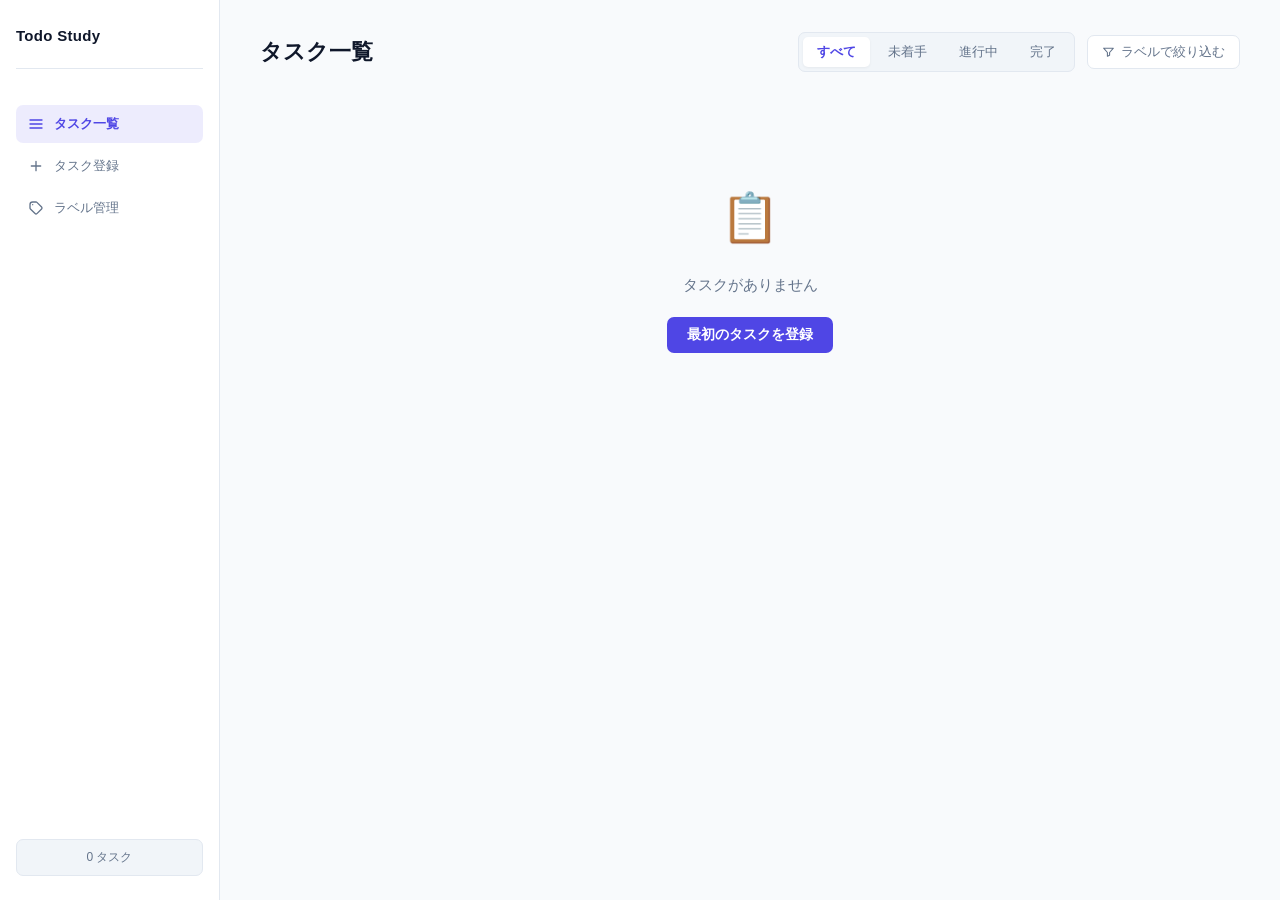
<file: index.html>
<!DOCTYPE html>
<html lang="ja">
<head>
<meta charset="UTF-8">
<meta name="viewport" content="width=device-width, initial-scale=1.0">
<title>Todo Study</title>
<link rel="stylesheet" href="css/base.css">
<link rel="stylesheet" href="css/components.css">
<link rel="stylesheet" href="css/views.css">
</head>
<body>

<!-- ========== SIDEBAR ========== -->
<aside class="sidebar">
  <div class="sidebar-logo">
    
    <span class="logo-text">Todo Study</span>
  </div>
  <nav class="sidebar-nav">
    <button class="nav-item active" data-view="list" onclick="showView('list')">
      <svg viewBox="0 0 24 24"><path d="M3 6h18M3 12h18M3 18h18"/></svg>
      タスク一覧
    </button>
    <button class="nav-item" data-view="add-task" onclick="showView('add-task')">
      <svg viewBox="0 0 24 24"><path d="M12 5v14M5 12h14"/></svg>
      タスク登録
    </button>
    <button class="nav-item" data-view="add-label" onclick="showView('add-label')">
      <svg viewBox="0 0 24 24"><path d="M7 7h.01M7 3h5c.5 0 1 .2 1.4.6l7 7a2 2 0 010 2.8l-7 7a2 2 0 01-2.8 0l-7-7A2 2 0 013 12V7a4 4 0 014-4z"/></svg>
      ラベル管理
    </button>
  </nav>
  <div class="sidebar-footer">
    <div class="stat-pill" id="stat-total">0 タスク</div>
  </div>
</aside>

<!-- ========== MAIN ========== -->
<main class="main">

  <!-- ---- LIST VIEW ---- -->
  <section id="view-list" class="view active">
    <header class="view-header">
      <h1>タスク一覧</h1>
      <div class="header-controls">
        <div class="tab-group">
          <button class="tab active" data-status="all"   onclick="filterStatus('all')">すべて</button>
          <button class="tab"        data-status="todo"  onclick="filterStatus('todo')">未着手</button>
          <button class="tab"        data-status="doing" onclick="filterStatus('doing')">進行中</button>
          <button class="tab"        data-status="done"  onclick="filterStatus('done')">完了</button>
        </div>
        <div class="label-filter-wrap">
          <button class="btn-filter" onclick="toggleLabelFilter()">
            <svg viewBox="0 0 24 24"><path d="M3 4h18l-7 8v5l-4 2V12L3 4z"/></svg>
            ラベルで絞り込む
          </button>
          <div id="label-filter-dropdown" class="label-dropdown hidden">
            <div class="filter-section-title">種類</div>
            <div id="type-filter-list"></div>
            <div class="filter-section-title">ラベル</div>
            <div id="label-filter-list"></div>
            <button class="btn-clear-filter" onclick="clearLabelFilter()">絞り込みを解除</button>
          </div>
        </div>
      </div>
    </header>
    <div id="task-list" class="task-grid"></div>
    <div id="empty-state" class="empty-state hidden">
      <div class="empty-icon">📋</div>
      <p>タスクがありません</p>
      <button onclick="showView('add-task')" class="btn-primary">最初のタスクを登録</button>
    </div>
  </section>

  <!-- ---- ADD TASK VIEW ---- -->
  <section id="view-add-task" class="view">
    <header class="view-header">
      <h1>タスク登録</h1>
    </header>
    <div class="form-card">
      <div class="form-group">
        <label>タスク名 <span class="required">*</span></label>
        <input type="text" id="new-task-name" maxlength="30" placeholder="タスク名を入力（最大30文字）"
               oninput="updateCharCount('new-task-name','count-name')">
        <span class="char-count"><span id="count-name">0</span>/30</span>
      </div>
      <div class="form-group">
        <label>詳細</label>
        <textarea id="new-task-detail" maxlength="100" placeholder="詳細を入力（最大100文字）"
                  oninput="updateCharCount('new-task-detail','count-detail')"></textarea>
        <span class="char-count"><span id="count-detail">0</span>/100</span>
      </div>
      <div class="form-row">
        <div class="form-group">
          <label>種類 <span class="required">*</span></label>
          <div class="type-toggle">
            <button class="type-btn active" data-type="課題">📝 課題</button>
            <button class="type-btn"        data-type="テスト">📖 テスト</button>
          </div>
        </div>
        <div class="form-group">
          <label>ラベル（科目）</label>
          <select id="new-task-label"></select>
        </div>
      </div>
      <div class="form-row">
        <div class="form-group">
          <label>開始日時 <span class="required">*</span></label>
          <input type="datetime-local" id="new-task-start">
        </div>
        <div class="form-group">
          <label>期限 <span class="required">*</span></label>
          <input type="datetime-local" id="new-task-deadline">
        </div>
      </div>
      <div class="form-actions">
        <button class="btn-secondary" onclick="cancelForm()">キャンセル</button>
        <button class="btn-primary"   onclick="registerTask()">登録する</button>
      </div>
    </div>
  </section>

  <!-- ---- DETAIL VIEW ---- -->
  <section id="view-detail" class="view">
    <header class="view-header">
      <button class="btn-back" onclick="showView('list')">← 一覧へ</button>
      <div class="header-actions">
        <button class="btn-danger-outline" onclick="confirmDelete(currentTaskId)">削除</button>
        <button class="btn-primary"        onclick="showEditView(currentTaskId)">編集</button>
      </div>
    </header>
    <div id="detail-content" class="detail-card"></div>
  </section>

  <!-- ---- EDIT VIEW ---- -->
  <section id="view-edit" class="view">
    <header class="view-header">
      <h1>タスク編集</h1>
    </header>
    <div class="form-card">
      <div class="form-group">
        <label>タスク名 <span class="required">*</span></label>
        <input type="text" id="edit-task-name" maxlength="30"
               oninput="updateCharCount('edit-task-name','edit-count-name')">
        <span class="char-count"><span id="edit-count-name">0</span>/30</span>
      </div>
      <div class="form-group">
        <label>詳細</label>
        <textarea id="edit-task-detail" maxlength="100"
                  oninput="updateCharCount('edit-task-detail','edit-count-detail')"></textarea>
        <span class="char-count"><span id="edit-count-detail">0</span>/100</span>
      </div>
      <div class="form-row">
        <div class="form-group">
          <label>種類 <span class="required">*</span></label>
          <div class="type-toggle" id="edit-type-toggle">
            <button class="type-btn active" data-type="課題">📝 課題</button>
            <button class="type-btn"        data-type="テスト">📖 テスト</button>
          </div>
        </div>
        <div class="form-group">
          <label>ラベル（科目）</label>
          <select id="edit-task-label"></select>
        </div>
      </div>
      <div class="form-row">
        <div class="form-group">
          <label>開始日時 <span class="required">*</span></label>
          <input type="datetime-local" id="edit-task-start">
        </div>
        <div class="form-group">
          <label>期限 <span class="required">*</span></label>
          <input type="datetime-local" id="edit-task-deadline">
        </div>
      </div>
      <div class="form-group">
        <label>進捗状態</label>
        <div class="status-select">
          <button class="status-btn" data-status="todo">未着手</button>
          <button class="status-btn" data-status="doing">進行中</button>
          <button class="status-btn" data-status="done">完了</button>
        </div>
      </div>
      <div class="form-actions">
        <button class="btn-secondary" onclick="cancelEdit()">キャンセル</button>
        <button class="btn-primary"   onclick="updateTask()">更新する</button>
      </div>
    </div>
  </section>

  <!-- ---- LABEL VIEW ---- -->
  <section id="view-add-label" class="view">
    <header class="view-header">
      <h1>ラベル管理</h1>
    </header>
    <div class="form-card">
      <div class="form-group">
        <label>新しいラベルを追加</label>
        <div class="label-input-row">
          <input type="text" id="new-label-input" maxlength="30" placeholder="科目名（最大30文字）"
                 oninput="updateCharCount('new-label-input','count-label')"
                 onkeydown="if(event.key==='Enter')addLabel()">
          <button class="btn-primary" onclick="addLabel()">追加</button>
        </div>
        <span class="char-count"><span id="count-label">0</span>/30</span>
      </div>
      <div class="label-list-section">
        <h3>登録済みラベル</h3>
        <div id="label-list" class="label-chips"></div>
      </div>
    </div>
  </section>

</main>

<!-- ========== MODALS ========== -->
<div id="confirm-modal" class="modal-overlay hidden">
  <div class="modal">
    <p class="modal-msg">このタスクを削除しますか？<br><small>この操作は取り消せません。</small></p>
    <div class="modal-actions">
      <button class="btn-secondary" onclick="closeModal()">キャンセル</button>
      <button class="btn-danger"    onclick="deleteTask()">削除する</button>
    </div>
  </div>
</div>

<div id="toast" class="toast hidden"></div>

<!-- JS: 依存関係順に読み込む -->
<script src="js/labels/filter.js"></script>
<script src="js/labels/label.js"></script>
<script src="js/notifications/notification.js"></script>
<script src="js/shared/storage.js"></script>
<script src="js/tasks/task.js"></script>
<script src="sw.js"></script>
<script src="js/ui.js"></script>
<script src="js/main.js"></script>
</body>
</html>
</file>
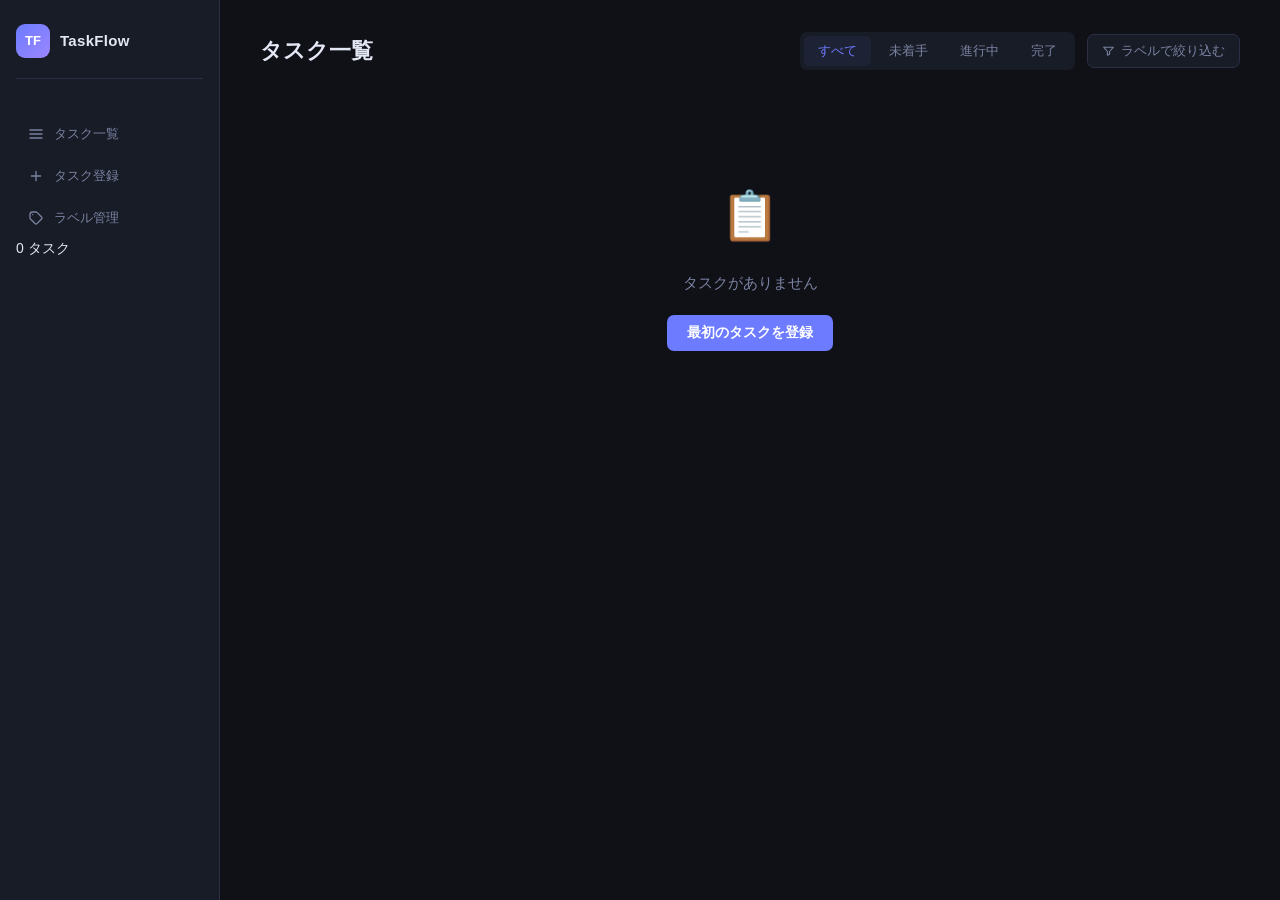
<file: main/index.html>
<!DOCTYPE html>
<html lang="ja">
<head>
<meta charset="UTF-8">
<meta name="viewport" content="width=device-width, initial-scale=1.0">
<title>TaskFlow — 課題管理</title>
<link rel="stylesheet" href="css/base.css">
<link rel="stylesheet" href="css/components.css">
<link rel="stylesheet" href="css/views.css">
</head>
<body>

<!-- ========== SIDEBAR ========== -->
<aside class="sidebar">
  <div class="sidebar-logo">
    <span class="logo-mark">TF</span>
    <span class="logo-text">TaskFlow</span>
  </div>
  <nav class="sidebar-nav">
    <button class="nav-item active" data-view="list" onclick="showView('list')">
      <svg viewBox="0 0 24 24"><path d="M3 6h18M3 12h18M3 18h18"/></svg>
      タスク一覧
    </button>
    <button class="nav-item" data-view="add-task" onclick="showView('add-task')">
      <svg viewBox="0 0 24 24"><path d="M12 5v14M5 12h14"/></svg>
      タスク登録
    </button>
    <button class="nav-item" data-view="add-label" onclick="showView('add-label')">
      <svg viewBox="0 0 24 24"><path d="M7 7h.01M7 3h5c.5 0 1 .2 1.4.6l7 7a2 2 0 010 2.8l-7 7a2 2 0 01-2.8 0l-7-7A2 2 0 013 12V7a4 4 0 014-4z"/></svg>
      ラベル管理
    </button>
  </nav>
  <div class="sidebar-footer">
    <div class="stat-pill" id="stat-total">0 タスク</div>
  </div>
</aside>

<!-- ========== MAIN ========== -->
<main class="main">

  <!-- ---- LIST VIEW ---- -->
  <section id="view-list" class="view active">
    <header class="view-header">
      <h1>タスク一覧</h1>
      <div class="header-controls">
        <div class="tab-group">
          <button class="tab active" data-status="all"   onclick="filterStatus('all')">すべて</button>
          <button class="tab"        data-status="todo"  onclick="filterStatus('todo')">未着手</button>
          <button class="tab"        data-status="doing" onclick="filterStatus('doing')">進行中</button>
          <button class="tab"        data-status="done"  onclick="filterStatus('done')">完了</button>
        </div>
        <div class="label-filter-wrap">
          <button class="btn-filter" onclick="toggleLabelFilter()">
            <svg viewBox="0 0 24 24"><path d="M3 4h18l-7 8v5l-4 2V12L3 4z"/></svg>
            ラベルで絞り込む
          </button>
          <div id="label-filter-dropdown" class="label-dropdown hidden">
            <div class="filter-section-title">種類</div>
            <div id="type-filter-list"></div>
            <div class="filter-section-title">ラベル</div>
            <div id="label-filter-list"></div>
            <button class="btn-clear-filter" onclick="clearLabelFilter()">絞り込みを解除</button>
          </div>
        </div>
      </div>
    </header>
    <div id="task-list" class="task-grid"></div>
    <div id="empty-state" class="empty-state hidden">
      <div class="empty-icon">📋</div>
      <p>タスクがありません</p>
      <button onclick="showView('add-task')" class="btn-primary">最初のタスクを登録</button>
    </div>
  </section>

  <!-- ---- ADD TASK VIEW ---- -->
  <section id="view-add-task" class="view">
    <header class="view-header">
      <h1>タスク登録</h1>
      <button class="btn-close" onclick="cancelForm()" title="中断して消去">✕</button>
    </header>
    <div class="form-card">
      <div class="form-group">
        <label>タスク名 <span class="required">*</span></label>
        <input type="text" id="new-task-name" maxlength="30" placeholder="タスク名を入力（最大30文字）"
               oninput="updateCharCount('new-task-name','count-name')">
        <span class="char-count"><span id="count-name">0</span>/30</span>
      </div>
      <div class="form-group">
        <label>詳細</label>
        <textarea id="new-task-detail" maxlength="100" placeholder="詳細を入力（最大100文字）"
                  oninput="updateCharCount('new-task-detail','count-detail')"></textarea>
        <span class="char-count"><span id="count-detail">0</span>/100</span>
      </div>
      <div class="form-row">
        <div class="form-group">
          <label>種類 <span class="required">*</span></label>
          <div class="type-toggle">
            <button class="type-btn active" data-type="課題">📝 課題</button>
            <button class="type-btn"        data-type="テスト">📖 テスト</button>
          </div>
        </div>
        <div class="form-group">
          <label>ラベル（科目）</label>
          <select id="new-task-label"></select>
        </div>
      </div>
      <div class="form-group">
        <label>期限 <span class="required">*</span></label>
        <input type="datetime-local" id="new-task-deadline">
      </div>
      <div class="form-actions">
        <button class="btn-secondary" onclick="cancelForm()">キャンセル</button>
        <button class="btn-primary"   onclick="registerTask()">登録する</button>
      </div>
    </div>
  </section>

  <!-- ---- DETAIL VIEW ---- -->
  <section id="view-detail" class="view">
    <header class="view-header">
      <button class="btn-back" onclick="showView('list')">← 一覧へ</button>
      <div class="header-actions">
        <button class="btn-danger-outline" onclick="confirmDelete(currentTaskId)">削除</button>
        <button class="btn-primary"        onclick="showEditView(currentTaskId)">編集</button>
      </div>
    </header>
    <div id="detail-content" class="detail-card"></div>
  </section>

  <!-- ---- EDIT VIEW ---- -->
  <section id="view-edit" class="view">
    <header class="view-header">
      <h1>タスク編集</h1>
      <button class="btn-close" onclick="cancelEdit()" title="変更をリセット">✕</button>
    </header>
    <div class="form-card">
      <div class="form-group">
        <label>タスク名 <span class="required">*</span></label>
        <input type="text" id="edit-task-name" maxlength="30"
               oninput="updateCharCount('edit-task-name','edit-count-name')">
        <span class="char-count"><span id="edit-count-name">0</span>/30</span>
      </div>
      <div class="form-group">
        <label>詳細</label>
        <textarea id="edit-task-detail" maxlength="100"
                  oninput="updateCharCount('edit-task-detail','edit-count-detail')"></textarea>
        <span class="char-count"><span id="edit-count-detail">0</span>/100</span>
      </div>
      <div class="form-row">
        <div class="form-group">
          <label>種類 <span class="required">*</span></label>
          <div class="type-toggle" id="edit-type-toggle">
            <button class="type-btn active" data-type="課題">📝 課題</button>
            <button class="type-btn"        data-type="テスト">📖 テスト</button>
          </div>
        </div>
        <div class="form-group">
          <label>ラベル（科目）</label>
          <select id="edit-task-label"></select>
        </div>
      </div>
      <div class="form-group">
        <label>期限 <span class="required">*</span></label>
        <input type="datetime-local" id="edit-task-deadline">
      </div>
      <div class="form-group">
        <label>進捗状態</label>
        <div class="status-select">
          <button class="status-btn" data-status="todo">未着手</button>
          <button class="status-btn" data-status="doing">進行中</button>
          <button class="status-btn" data-status="done">完了</button>
        </div>
      </div>
      <div class="form-actions">
        <button class="btn-secondary" onclick="cancelEdit()">キャンセル</button>
        <button class="btn-primary"   onclick="updateTask()">更新する</button>
      </div>
    </div>
  </section>

  <!-- ---- LABEL VIEW ---- -->
  <section id="view-add-label" class="view">
    <header class="view-header">
      <h1>ラベル管理</h1>
    </header>
    <div class="form-card">
      <div class="form-group">
        <label>新しいラベルを追加</label>
        <div class="label-input-row">
          <input type="text" id="new-label-input" maxlength="30" placeholder="科目名（最大30文字）"
                 oninput="updateCharCount('new-label-input','count-label')"
                 onkeydown="if(event.key==='Enter')addLabel()">
          <button class="btn-primary" onclick="addLabel()">追加</button>
        </div>
        <span class="char-count"><span id="count-label">0</span>/30</span>
      </div>
      <div class="label-list-section">
        <h3>登録済みラベル</h3>
        <div id="label-list" class="label-chips"></div>
      </div>
    </div>
  </section>

</main>

<!-- ========== MODALS ========== -->
<div id="confirm-modal" class="modal-overlay hidden">
  <div class="modal">
    <p class="modal-msg">このタスクを削除しますか？<br><small>この操作は取り消せません。</small></p>
    <div class="modal-actions">
      <button class="btn-secondary" onclick="closeModal()">キャンセル</button>
      <button class="btn-danger"    onclick="deleteTask()">削除する</button>
    </div>
  </div>
</div>

<div id="toast" class="toast hidden"></div>

<!-- JS: 依存関係順に読み込む -->
<script src="js/shared/storage.js"></script>
<script src="js/tasks/task.js"></script>
<script src="js/labels/label.js"></script>
<script src="js/labels/filter.js"></script>
<script src="js/notifications/notification.js"></script>
<script src="js/ui.js"></script>
<script src="js/main.js"></script>
<script src="sw.js"></script>
</body>
</html>
</file>
<file: css/base.css>
/* ===========================
   base.css — トークン・リセット・レイアウト（ライトテーマ版）
=========================== */

:root {
  --bg:           #f8fafc; /* アプリ全体の背景（明るいオフホワイト） */
  --surface:      #ffffff; /* サイドバーやカードの表面色（純白） */
  --surface2:     #f1f5f9; /* 入力欄やホバー時の背景（薄いグレー） */
  --border:       #e2e8f0; /* くっきり見える境界線 */
  --text:         #0f172a; /* 視認性の高い濃いテキスト色 */
  --text-muted:   #64748b; /* 補足テキスト用のグレー */
  --accent:       #4f46e5; /* プライマリカラー（鮮やかなインディゴ） */
  --accent2:      #d97706; /* 琥珀色（テスト・警告用） */
  --green:        #10b981; /* 完了・成功の緑 */
  --red:          #ef4444; /* 期限切れ・削除の赤 */
  --doing:        #d97706; /* 進行中のカラー */
  --radius:       12px;
  --radius-sm:    7px;
  --shadow:       0 4px 12px rgba(0, 0, 0, 0.05), 0 1px 3px rgba(0, 0, 0, 0.1);
  --font:         'Segoe UI', 'Hiragino Sans', sans-serif;
  --mono:         'SF Mono', 'Consolas', monospace;
}

*, *::before, *::after { box-sizing: border-box; margin: 0; padding: 0; }

html, body {
  height: 100%;
  background: var(--bg);
  color: var(--text);
  font-family: var(--font);
  font-size: 14px;
  line-height: 1.6;
}

/* ---- app shell ---- */
body { display: flex; min-height: 100vh; }

.sidebar {
  width: 220px;
  min-height: 100vh;
  background: var(--surface);
  border-right: 1px solid var(--border);
  display: flex;
  flex-direction: column;
  padding: 24px 16px;
  flex-shrink: 0;
}

.main {
  flex: 1;
  padding: 32px 40px;
  overflow-y: auto;
  min-height: 100vh;
}

/* ---- sidebar ---- */
.sidebar-logo {
  display: flex;
  align-items: center;
  gap: 10px;
  margin-bottom: 36px;
  padding-bottom: 20px;
  border-bottom: 1px solid var(--border);
}
.logo-mark {
  width: 34px; height: 34px;
  background: linear-gradient(135deg, var(--accent), #818cf8);
  border-radius: 9px;
  display: grid; place-items: center;
  font-size: 13px; font-weight: 700; color: #fff;
  flex-shrink: 0;
}
.logo-text { font-size: 15px; font-weight: 600; letter-spacing: .02em; color: var(--text); }

.sidebar-nav { display: flex; flex-direction: column; gap: 4px; }

.nav-item {
  display: flex; align-items: center; gap: 10px;
  padding: 10px 12px;
  border-radius: var(--radius-sm);
  border: none; background: none;
  color: var(--text-muted); font-size: 13px;
  cursor: pointer; transition: all .18s;
  text-align: left; width: 100%;
}
.nav-item svg {
  width: 16px; height: 16px;
  stroke: currentColor; fill: none;
  stroke-width: 2; stroke-linecap: round; stroke-linejoin: round;
  flex-shrink: 0;
}
.nav-item:hover { background: var(--surface2); color: var(--text); }
.nav-item.active { background: rgba(79, 70, 229, 0.1); color: var(--accent); font-weight: 600; }

.sidebar-footer { margin-top: auto; }
.stat-pill {
  padding: 8px 12px;
  border-radius: var(--radius-sm);
  background: var(--surface2);
  color: var(--text-muted);
  font-size: 12px; text-align: center;
  border: 1px solid var(--border);
}

/* ---- view switching ---- */
.view { display: none; }
.view.active { display: block; }

.view-header {
  display: flex; align-items: center; justify-content: space-between;
  margin-bottom: 28px; gap: 16px; flex-wrap: wrap;
}
.view-header h1 { font-size: 22px; font-weight: 600; color: var(--text); }

.header-controls { display: flex; align-items: center; gap: 12px; flex-wrap: wrap; }
.header-actions  { display: flex; gap: 10px; }
</file>
<file: css/components.css>
/* ===========================
   components.css — 再利用可能なUI部品（ライトテーマ版）
=========================== */

/* ---- buttons ---- */
.btn-primary {
  padding: 9px 20px; border-radius: var(--radius-sm);
  border: none; background: var(--accent);
  color: #fff; font-size: 14px; font-weight: 600;
  cursor: pointer; transition: background .15s;
}
.btn-primary:hover { background: #4338ca; }

.btn-secondary {
  padding: 9px 20px; border-radius: var(--radius-sm);
  border: 1px solid var(--border); background: var(--surface);
  color: var(--text-muted); font-size: 14px;
  cursor: pointer; transition: all .15s;
}
.btn-secondary:hover { border-color: var(--text-muted); color: var(--text); background: var(--surface2); }

.btn-danger {
  padding: 9px 20px; border-radius: var(--radius-sm);
  border: none; background: var(--red);
  color: #fff; font-size: 14px; font-weight: 600;
  cursor: pointer; transition: background .15s;
}
.btn-danger:hover { background: #dc2626; }

.btn-danger-outline {
  padding: 9px 20px; border-radius: var(--radius-sm);
  border: 1px solid var(--red); background: var(--surface);
  color: var(--red); font-size: 14px;
  cursor: pointer; transition: all .15s;
}
.btn-danger-outline:hover { background: rgba(239, 68, 68, 0.08); }

.btn-close {
  background: none; border: none;
  color: var(--text-muted); font-size: 20px;
  cursor: pointer; padding: 4px 8px;
  border-radius: var(--radius-sm); transition: all .15s; line-height: 1;
}
.btn-close:hover { background: rgba(239, 68, 68, 0.1); color: var(--red); }

.btn-back {
  background: none; border: none;
  color: var(--text-muted); font-size: 14px;
  cursor: pointer; padding: 4px 0; transition: color .15s;
}
.btn-back:hover { color: var(--text); }

/* ---- form elements ---- */
.form-card {
  background: var(--surface); border: 1px solid var(--border);
  border-radius: var(--radius); padding: 32px; max-width: 600px;
  box-shadow: var(--shadow);
}
.form-group { margin-bottom: 20px; }
.form-group label {
  display: block; font-size: 13px; font-weight: 600;
  margin-bottom: 7px; color: var(--text-muted); letter-spacing: .04em;
}
.required { color: var(--red); }
.form-row { display: grid; grid-template-columns: 1fr 1fr; gap: 16px; }

input[type=text],
input[type=datetime-local],
select,
textarea {
  width: 100%; padding: 10px 12px;
  background: var(--surface2); border: 1px solid var(--border);
  border-radius: var(--radius-sm); color: var(--text);
  font-size: 14px; font-family: var(--font);
  outline: none; transition: border-color .15s;
  appearance: none;
}
input:focus, select:focus, textarea:focus { border-color: var(--accent); background: #fff; }
textarea { resize: vertical; min-height: 80px; }
select option { background: var(--surface); color: var(--text); }

input[type="datetime-local"]::-webkit-calendar-picker-indicator {
  opacity: 0.6; cursor: pointer;
}

.char-count {
  font-size: 11px; color: var(--text-muted);
  display: block; text-align: right; margin-top: 4px;
}

.form-actions {
  display: flex; gap: 10px; justify-content: flex-end; margin-top: 28px;
}

/* ---- type toggle ---- */
.type-toggle { display: flex; gap: 8px; }
.type-btn {
  flex: 1; padding: 9px; border-radius: var(--radius-sm);
  border: 1px solid var(--border); background: var(--surface);
  color: var(--text-muted); font-size: 13px;
  cursor: pointer; transition: all .15s;
}
.type-btn:hover { border-color: var(--accent); color: var(--text); }
.type-btn.active {
  background: rgba(79, 70, 229, 0.1);
  color: var(--accent); border-color: var(--accent); font-weight: 600;
}
.type-btn[data-type="テスト"].active {
  background: rgba(217, 119, 6, 0.1);
  color: var(--accent2); border-color: var(--accent2); font-weight: 600;
}

/* ---- status selector ---- */
.status-select { display: flex; gap: 8px; }
.status-btn {
  flex: 1; padding: 9px; border-radius: var(--radius-sm);
  border: 1px solid var(--border); background: var(--surface);
  color: var(--text-muted); font-size: 13px;
  cursor: pointer; transition: all .15s;
}
.status-btn:hover { border-color: var(--accent); color: var(--text); }
.status-btn.active {
  background: rgba(79, 70, 229, 0.1);
  color: var(--accent); border-color: var(--accent); font-weight: 600;
}
.status-btn[data-status="doing"].active {
  background: rgba(217, 119, 6, 0.1); color: var(--doing); border-color: var(--doing); font-weight: 600;
}
.status-btn[data-status="done"].active {
  background: rgba(16, 185, 129, 0.1); color: var(--green); border-color: var(--green); font-weight: 600;
}

/* ---- status badges ---- */
.status-badge {
  font-size: 11px; padding: 3px 9px;
  border-radius: 20px; font-weight: 600;
}
.badge-todo  { background: #e2e8f0; color: #475569; }
.badge-doing { background: rgba(217, 119, 6, 0.15);  color: #b45309; }
.badge-done  { background: rgba(16, 185, 129, 0.15);  color: #047857; }

/* ---- type badges ---- */
.card-type-badge {
  font-size: 11px; font-weight: 600; padding: 3px 8px;
  border-radius: 20px; flex-shrink: 0; letter-spacing: .04em;
}
.type-課題  { background: rgba(79, 70, 229, 0.12); color: var(--accent); }
.type-テスト { background: rgba(217, 119, 6, 0.12);  color: var(--accent2); }

/* ---- label chips ---- */
.label-chips { display: flex; flex-wrap: wrap; gap: 10px; }
.label-chip {
  display: flex; align-items: center; gap: 8px;
  padding: 7px 14px; border-radius: 20px;
  background: var(--surface2); border: 1px solid var(--border);
  font-size: 13px; color: var(--text);
}
.label-chip-del {
  background: none; border: none; color: var(--text-muted);
  cursor: pointer; font-size: 14px; line-height: 1;
  padding: 0 2px; transition: color .15s;
}
.label-chip-del:hover { color: var(--red); }

/* ---- modal ---- */
.modal-overlay {
  position: fixed; inset: 0; background: rgba(15, 23, 42, 0.4);
  display: flex; align-items: center; justify-content: center; z-index: 100;
  backdrop-filter: blur(2px);
}
.modal-overlay.hidden { display: none; }
.modal {
  background: var(--surface); border: 1px solid var(--border);
  border-radius: var(--radius); padding: 32px; max-width: 360px; width: 90%;
  box-shadow: 0 10px 25px -5px rgba(0, 0, 0, 0.1);
}
.modal-msg { font-size: 15px; margin-bottom: 24px; line-height: 1.6; color: var(--text); }
.modal-msg small { color: var(--text-muted); font-size: 12px; }
.modal-actions { display: flex; gap: 10px; justify-content: flex-end; }

/* ---- toast ---- */
.toast {
  position: fixed; bottom: 28px; right: 28px;
  padding: 12px 20px; border-radius: var(--radius-sm);
  background: var(--surface); border: 1px solid var(--border);
  color: var(--text); font-size: 13px; z-index: 200;
  box-shadow: 0 10px 15px -3px rgba(0, 0, 0, 0.1); transition: opacity .3s;
}
.toast.hidden  { display: none; }
.toast.success { border-color: var(--green); color: #047857; background: #ecfdf5; }
.toast.error   { border-color: var(--red);   color: #b91c1c; background: #fef2f2; }

/* ---- empty state ---- */
.empty-state {
  text-align: center; padding: 80px 20px; color: var(--text-muted);
}
.empty-state.hidden { display: none; }
.empty-icon { font-size: 48px; margin-bottom: 16px; }
.empty-state p { font-size: 15px; margin-bottom: 20px; }
</file>
<file: css/views.css>
/* ===========================
   views.css — 各画面固有スタイル（ライトテーマ版）
=========================== */

/* ---- list view ---- */
.tab-group {
  display: flex; gap: 4px;
  background: var(--surface2); padding: 4px;
  border-radius: var(--radius-sm); border: 1px solid var(--border);
}
.tab {
  padding: 6px 14px; border-radius: 5px; border: none;
  background: none; color: var(--text-muted);
  font-size: 13px; cursor: pointer; transition: all .15s;
}
.tab:hover { color: var(--text); }
.tab.active { background: var(--surface); color: var(--accent); font-weight: 600; box-shadow: 0 1px 3px rgba(0,0,0,0.05); }

/* ---- label filter dropdown ---- */
.label-filter-wrap { position: relative; }

.btn-filter {
  display: flex; align-items: center; gap: 6px;
  padding: 7px 14px; border-radius: var(--radius-sm);
  border: 1px solid var(--border); background: var(--surface);
  color: var(--text-muted); font-size: 13px; cursor: pointer; transition: all .15s;
}
.btn-filter svg {
  width: 13px; height: 13px;
  stroke: currentColor; fill: none;
  stroke-width: 2; stroke-linecap: round; stroke-linejoin: round;
}
.btn-filter:hover       { border-color: var(--accent); color: var(--text); }
.btn-filter.active-filter {
  border-color: var(--accent); color: var(--accent);
  background: rgba(79, 70, 229, 0.08); font-weight: 600;
}

.label-dropdown {
  position: absolute; top: calc(100% + 8px); right: 0;
  min-width: 180px; background: var(--surface);
  border: 1px solid var(--border); border-radius: var(--radius-sm);
  padding: 10px; z-index: 50; box-shadow: 0 10px 15px -3px rgba(0, 0, 0, 0.1);
}
.label-dropdown.hidden { display: none; }

#label-filter-list {
  display: flex; flex-direction: column; gap: 4px; margin-bottom: 8px;
}
.label-filter-item {
  display: flex; align-items: center; gap: 8px;
  padding: 6px 8px; border-radius: 5px; cursor: pointer;
  font-size: 13px; color: var(--text-muted); transition: background .15s;
}
.label-filter-item:hover   { background: var(--surface2); color: var(--text); }
.label-filter-item.selected { color: var(--accent); font-weight: 600; }
.label-filter-item input[type=checkbox] { accent-color: var(--accent); }

.btn-clear-filter {
  width: 100%; padding: 5px; border: none;
  border-top: 1px solid var(--border);
  background: none; color: var(--text-muted);
  font-size: 12px; cursor: pointer; padding-top: 8px; transition: color .15s;
}
.btn-clear-filter:hover { color: var(--text); }

/* ---- task card grid ---- */
.task-grid {
  display: grid;
  grid-template-columns: repeat(auto-fill, minmax(300px, 1fr));
  gap: 16px;
}

.task-card {
  background: var(--surface); border: 1px solid var(--border);
  border-radius: var(--radius); padding: 18px 20px 14px;
  cursor: pointer; position: relative; overflow: hidden;
  box-shadow: 0 1px 3px rgba(0,0,0,0.05);
  transition: transform .15s, border-color .15s, box-shadow .15s;
}
.task-card:hover {
  transform: translateY(-2px);
  border-color: var(--accent);
  box-shadow: 0 8px 20px rgba(79, 70, 229, 0.12);
}
.task-card.status-done { opacity: .65; background: #f8fafc; }

/* signature element: deadline urgency bar */
.urgency-bar {
  position: absolute; top: 0; left: 0; height: 4px;
  background: linear-gradient(90deg, var(--accent), #818cf8);
  transition: width .5s;
}
.urgency-bar.urgent  { background: linear-gradient(90deg, var(--red),   #f97316); }
.urgency-bar.warning { background: linear-gradient(90deg, var(--doing), #f59e0b); }

.card-top {
  display: flex; align-items: flex-start;
  justify-content: space-between; gap: 8px; margin-bottom: 8px;
}
.card-title { font-size: 15px; font-weight: 600; line-height: 1.4; flex: 1; color: var(--text); }
.card-label { font-size: 12px; color: var(--text-muted); margin-bottom: 10px; }
.card-deadline {
  font-size: 12px; color: var(--text-muted);
  display: flex; align-items: center; gap: 5px; margin-bottom: 10px;
}
.card-deadline.near    { color: #b45309; font-weight: 600; }
.card-deadline.overdue { color: var(--red); font-weight: 600; }
.card-footer {
  display: flex; align-items: center; justify-content: space-between;
}
.card-time-left {
  font-size: 11px; color: var(--text-muted); font-family: var(--mono);
}

/* ---- detail view ---- */
.detail-card {
  background: var(--surface); border: 1px solid var(--border);
  border-radius: var(--radius); padding: 32px; max-width: 640px;
  box-shadow: var(--shadow);
}
.detail-type-row {
  display: flex; align-items: center; gap: 10px; margin-bottom: 20px;
}
.detail-title  { font-size: 22px; font-weight: 700; margin-bottom: 6px; color: var(--text); }
.detail-meta   {
  color: var(--text-muted); font-size: 13px;
  margin-bottom: 24px; display: flex; gap: 16px; flex-wrap: wrap;
}
.detail-section  { margin-bottom: 20px; }
.detail-label-h  {
  font-size: 11px; font-weight: 600; text-transform: uppercase;
  letter-spacing: .08em; color: var(--text-muted); margin-bottom: 6px;
}
.detail-body { font-size: 14px; line-height: 1.7; color: var(--text); }

.deadline-display {
  display: flex; align-items: center; gap: 10px;
  padding: 14px 16px; background: var(--surface2);
  border-radius: var(--radius-sm); border-left: 3px solid var(--accent);
}
.deadline-display.overdue { border-left-color: var(--red); background: #fef2f2; }
.deadline-display.warning { border-left-color: var(--doing); background: #fffbeb; }

.status-change-row { display: flex; gap: 8px; flex-wrap: wrap; }
.status-change-btn {
  padding: 8px 16px; border-radius: var(--radius-sm);
  border: 1px solid var(--border); background: var(--surface);
  color: var(--text-muted); font-size: 13px; cursor: pointer; transition: all .15s;
}
.status-change-btn:hover { border-color: var(--accent); color: var(--text); }
.status-change-btn.active-status {
  background: rgba(79, 70, 229, 0.1); color: var(--accent); border-color: var(--accent); font-weight: 600;
}
.status-change-btn[data-status="doing"].active-status {
  background: rgba(217, 119, 6, 0.1); color: var(--doing); border-color: var(--doing); font-weight: 600;
}
.status-change-btn[data-status="done"].active-status {
  background: rgba(16, 185, 129, 0.1); color: var(--green); border-color: var(--green); font-weight: 600;
}

/* ---- label management view ---- */
.label-input-row { display: flex; gap: 10px; }
.label-input-row input { flex: 1; }

.label-list-section { margin-top: 28px; }
.label-list-section h3 {
  font-size: 13px; font-weight: 600; color: var(--text-muted);
  margin-bottom: 14px; letter-spacing: .04em; text-transform: uppercase;
}
</file>
<file: main/css/base.css>
/* ===========================
   base.css — トークン・リセット・レイアウト
=========================== */

:root {
  --bg:        #0f1117;
  --surface:   #181c27;
  --surface2:  #1e2235;
  --border:    #2a2f45;
  --text:      #e4e8f5;
  --text-muted:#7a82a0;
  --accent:    #6c7bff;
  --accent2:   #f0a843;
  --green:     #3ecf8e;
  --red:       #f05050;
  --doing:     #f0a843;
  --radius:    12px;
  --radius-sm: 7px;
  --shadow:    0 4px 24px rgba(0,0,0,.45);
  --font:      'Segoe UI', 'Hiragino Sans', sans-serif;
  --mono:      'SF Mono', 'Consolas', monospace;
}

*, *::before, *::after { box-sizing: border-box; margin: 0; padding: 0; }

html, body {
  height: 100%;
  background: var(--bg);
  color: var(--text);
  font-family: var(--font);
  font-size: 14px;
  line-height: 1.6;
}

/* ---- app shell ---- */
body { display: flex; min-height: 100vh; }

.sidebar {
  width: 220px;
  min-height: 100vh;
  background: var(--surface);
  border-right: 1px solid var(--border);
  display: flex;
  flex-direction: column;
  padding: 24px 16px;
  flex-shrink: 0;
}

.main {
  flex: 1;
  padding: 32px 40px;
  overflow-y: auto;
  min-height: 100vh;
}

/* ---- sidebar ---- */
.sidebar-logo {
  display: flex;
  align-items: center;
  gap: 10px;
  margin-bottom: 36px;
  padding-bottom: 20px;
  border-bottom: 1px solid var(--border);
}
.logo-mark {
  width: 34px; height: 34px;
  background: linear-gradient(135deg, var(--accent), #9b87ff);
  border-radius: 9px;
  display: grid; place-items: center;
  font-size: 13px; font-weight: 700; color: #fff;
  flex-shrink: 0;
}
.logo-text { font-size: 15px; font-weight: 600; letter-spacing: .02em; }

.sidebar-nav { display: flex; flex-direction: column; gap: 4px; }

.nav-item {
  display: flex; align-items: center; gap: 10px;
  padding: 10px 12px;
  border-radius: var(--radius-sm);
  border: none; background: none;
  color: var(--text-muted); font-size: 13px;
  cursor: pointer; transition: all .18s;
  text-align: left; width: 100%;
}
.nav-item svg {
  width: 16px; height: 16px;
  stroke: currentColor; fill: none;
  stroke-width: 2; stroke-linecap: round; stroke-linejoin: round;
  flex-shrink: 0;
}


/* ---- view switching ---- */
.view { display: none; }
.view.active { display: block; }

.view-header {
  display: flex; align-items: center; justify-content: space-between;
  margin-bottom: 28px; gap: 16px; flex-wrap: wrap;
}
.view-header h1 { font-size: 22px; font-weight: 600; }

.header-controls { display: flex; align-items: center; gap: 12px; flex-wrap: wrap; }
.header-actions  { display: flex; gap: 10px; }
</file>
<file: main/css/components.css>
/* ===========================
   components.css — 再利用可能なUI部品
=========================== */

/* ---- buttons ---- */
.btn-primary {
  padding: 9px 20px; border-radius: var(--radius-sm);
  border: none; background: var(--accent);
  color: #fff; font-size: 14px; font-weight: 600;
  cursor: pointer; transition: background .15s;
}
.btn-primary:hover { background: #7d8cff; }

.btn-secondary {
  padding: 9px 20px; border-radius: var(--radius-sm);
  border: 1px solid var(--border); background: none;
  color: var(--text-muted); font-size: 14px;
  cursor: pointer; transition: all .15s;
}
.btn-secondary:hover { border-color: var(--text-muted); color: var(--text); }

.btn-danger {
  padding: 9px 20px; border-radius: var(--radius-sm);
  border: none; background: var(--red);
  color: #fff; font-size: 14px; font-weight: 600;
  cursor: pointer; transition: background .15s;
}
.btn-danger:hover { background: #d43a3a; }

.btn-danger-outline {
  padding: 9px 20px; border-radius: var(--radius-sm);
  border: 1px solid var(--red); background: none;
  color: var(--red); font-size: 14px;
  cursor: pointer; transition: all .15s;
}
.btn-danger-outline:hover { background: rgba(240,80,80,.1); }

.btn-close {
  background: none; border: none;
  color: var(--text-muted); font-size: 20px;
  cursor: pointer; padding: 4px 8px;
  border-radius: var(--radius-sm); transition: all .15s; line-height: 1;
}
.btn-close:hover { background: rgba(240,80,80,.12); color: var(--red); }

.btn-back {
  background: none; border: none;
  color: var(--text-muted); font-size: 14px;
  cursor: pointer; padding: 4px 0; transition: color .15s;
}
.btn-back:hover { color: var(--text); }

/* ---- form elements ---- */
.form-card {
  background: var(--surface); border: 1px solid var(--border);
  border-radius: var(--radius); padding: 32px; max-width: 600px;
}
.form-group { margin-bottom: 20px; }
.form-group label {
  display: block; font-size: 13px; font-weight: 600;
  margin-bottom: 7px; color: var(--text-muted); letter-spacing: .04em;
}
.required { color: var(--red); }
.form-row { display: grid; grid-template-columns: 1fr 1fr; gap: 16px; }

input[type=text],
input[type=datetime-local],
select,
textarea {
  width: 100%; padding: 10px 12px;
  background: var(--surface2); border: 1px solid var(--border);
  border-radius: var(--radius-sm); color: var(--text);
  font-size: 14px; font-family: var(--font);
  outline: none; transition: border-color .15s;
  appearance: none;
}
input:focus, select:focus, textarea:focus { border-color: var(--accent); }
textarea { resize: vertical; min-height: 80px; }
select option { background: var(--surface2); }

input[type="datetime-local"]::-webkit-calendar-picker-indicator {
  filter: invert(1) opacity(.5); cursor: pointer;
}

.char-count {
  font-size: 11px; color: var(--text-muted);
  display: block; text-align: right; margin-top: 4px;
}

.form-actions {
  display: flex; gap: 10px; justify-content: flex-end; margin-top: 28px;
}

/* ---- type toggle ---- */
.type-toggle { display: flex; gap: 8px; }
.type-btn {
  flex: 1; padding: 9px; border-radius: var(--radius-sm);
  border: 1px solid var(--border); background: none;
  color: var(--text-muted); font-size: 13px;
  cursor: pointer; transition: all .15s;
}
.type-btn:hover { border-color: var(--accent); color: var(--text); }
.type-btn.active {
  background: rgba(108,123,255,.15);
  color: var(--accent); border-color: var(--accent);
}
.type-btn[data-type="テスト"].active {
  background: rgba(240,168,67,.15);
  color: var(--accent2); border-color: var(--accent2);
}

/* ---- status selector ---- */
.status-select { display: flex; gap: 8px; }
.status-btn {
  flex: 1; padding: 9px; border-radius: var(--radius-sm);
  border: 1px solid var(--border); background: none;
  color: var(--text-muted); font-size: 13px;
  cursor: pointer; transition: all .15s;
}
.status-btn:hover { border-color: var(--accent); color: var(--text); }
.status-btn.active {
  background: rgba(108,123,255,.15);
  color: var(--accent); border-color: var(--accent);
}
.status-btn[data-status="doing"].active {
  background: rgba(240,168,67,.15); color: var(--doing); border-color: var(--doing);
}
.status-btn[data-status="done"].active {
  background: rgba(62,207,142,.15); color: var(--green); border-color: var(--green);
}

/* ---- status badges ---- */
.status-badge {
  font-size: 11px; padding: 3px 9px;
  border-radius: 20px; font-weight: 600;
}
.badge-todo  { background: rgba(122,130,160,.15); color: var(--text-muted); }
.badge-doing { background: rgba(240,168,67,.15);  color: var(--doing); }
.badge-done  { background: rgba(62,207,142,.15);  color: var(--green); }

/* ---- type badges ---- */
.card-type-badge {
  font-size: 11px; font-weight: 600; padding: 3px 8px;
  border-radius: 20px; flex-shrink: 0; letter-spacing: .04em;
}
.type-課題  { background: rgba(108,123,255,.18); color: var(--accent); }
.type-テスト { background: rgba(240,168,67,.18);  color: var(--accent2); }

/* ---- label chips ---- */
.label-chips { display: flex; flex-wrap: wrap; gap: 10px; }
.label-chip {
  display: flex; align-items: center; gap: 8px;
  padding: 7px 14px; border-radius: 20px;
  background: var(--surface2); border: 1px solid var(--border);
  font-size: 13px; color: var(--text);
}
.label-chip-del {
  background: none; border: none; color: var(--text-muted);
  cursor: pointer; font-size: 14px; line-height: 1;
  padding: 0 2px; transition: color .15s;
}
.label-chip-del:hover { color: var(--red); }

/* ---- modal ---- */
.modal-overlay {
  position: fixed; inset: 0; background: rgba(0,0,0,.6);
  display: flex; align-items: center; justify-content: center; z-index: 100;
}
.modal-overlay.hidden { display: none; }
.modal {
  background: var(--surface); border: 1px solid var(--border);
  border-radius: var(--radius); padding: 32px; max-width: 360px; width: 90%;
  box-shadow: var(--shadow);
}
.modal-msg { font-size: 15px; margin-bottom: 24px; line-height: 1.6; }
.modal-msg small { color: var(--text-muted); font-size: 12px; }
.modal-actions { display: flex; gap: 10px; justify-content: flex-end; }

/* ---- toast ---- */
.toast {
  position: fixed; bottom: 28px; right: 28px;
  padding: 12px 20px; border-radius: var(--radius-sm);
  background: var(--surface2); border: 1px solid var(--border);
  color: var(--text); font-size: 13px; z-index: 200;
  box-shadow: var(--shadow); transition: opacity .3s;
}
.toast.hidden  { display: none; }
.toast.success { border-color: var(--green); color: var(--green); }
.toast.error   { border-color: var(--red);   color: var(--red); }

/* ---- empty state ---- */
.empty-state {
  text-align: center; padding: 80px 20px; color: var(--text-muted);
}
.empty-state.hidden { display: none; }
.empty-icon { font-size: 48px; margin-bottom: 16px; }
.empty-state p { font-size: 15px; margin-bottom: 20px; }
</file>
<file: main/css/views.css>
/* ===========================
   views.css — 各画面固有スタイル
=========================== */

/* ---- list view ---- */
.tab-group {
  display: flex; gap: 4px;
  background: var(--surface); padding: 4px;
  border-radius: var(--radius-sm);
}
.tab {
  padding: 6px 14px; border-radius: 5px; border: none;
  background: none; color: var(--text-muted);
  font-size: 13px; cursor: pointer; transition: all .15s;
}
.tab:hover { color: var(--text); }
.tab.active { background: var(--surface2); color: var(--accent); }

/* ---- label filter dropdown ---- */
.label-filter-wrap { position: relative; }

.btn-filter {
  display: flex; align-items: center; gap: 6px;
  padding: 7px 14px; border-radius: var(--radius-sm);
  border: 1px solid var(--border); background: var(--surface);
  color: var(--text-muted); font-size: 13px; cursor: pointer; transition: all .15s;
}
.btn-filter svg {
  width: 13px; height: 13px;
  stroke: currentColor; fill: none;
  stroke-width: 2; stroke-linecap: round; stroke-linejoin: round;
}
.btn-filter:hover       { border-color: var(--accent); color: var(--text); }
.btn-filter.active-filter {
  border-color: var(--accent); color: var(--accent);
  background: rgba(108,123,255,.1);
}

.label-dropdown {
  position: absolute; top: calc(100% + 8px); right: 0;
  min-width: 180px; background: var(--surface2);
  border: 1px solid var(--border); border-radius: var(--radius-sm);
  padding: 10px; z-index: 50; box-shadow: var(--shadow);
}
.label-dropdown.hidden { display: none; }

#label-filter-list {
  display: flex; flex-direction: column; gap: 4px; margin-bottom: 8px;
}
.label-filter-item {
  display: flex; align-items: center; gap: 8px;
  padding: 6px 8px; border-radius: 5px; cursor: pointer;
  font-size: 13px; color: var(--text-muted); transition: background .15s;
}
.label-filter-item:hover   { background: var(--border); color: var(--text); }
.label-filter-item.selected { color: var(--accent); }
.label-filter-item input[type=checkbox] { accent-color: var(--accent); }

.btn-clear-filter {
  width: 100%; padding: 5px; border: none;
  border-top: 1px solid var(--border);
  background: none; color: var(--text-muted);
  font-size: 12px; cursor: pointer; padding-top: 8px; transition: color .15s;
}
.btn-clear-filter:hover { color: var(--text); }

/* ---- task card grid ---- */
.task-grid {
  display: grid;
  grid-template-columns: repeat(auto-fill, minmax(300px, 1fr));
  gap: 14px;
}

.task-card {
  background: var(--surface); border: 1px solid var(--border);
  border-radius: var(--radius); padding: 18px 20px 14px;
  cursor: pointer; position: relative; overflow: hidden;
  transition: transform .15s, border-color .15s, box-shadow .15s;
}
.task-card:hover {
  transform: translateY(-2px);
  border-color: var(--accent);
  box-shadow: 0 8px 32px rgba(108,123,255,.12);
}
.task-card.status-done { opacity: .55; }

/* signature element: deadline urgency bar */
.urgency-bar {
  position: absolute; top: 0; left: 0; height: 3px;
  background: linear-gradient(90deg, var(--accent), #9b87ff);
  transition: width .5s;
}
.urgency-bar.urgent  { background: linear-gradient(90deg, var(--red),   #ff8040); }
.urgency-bar.warning { background: linear-gradient(90deg, var(--doing), #ffcc55); }

.card-top {
  display: flex; align-items: flex-start;
  justify-content: space-between; gap: 8px; margin-bottom: 8px;
}
.card-title { font-size: 15px; font-weight: 600; line-height: 1.4; flex: 1; }
.card-label { font-size: 12px; color: var(--text-muted); margin-bottom: 10px; }
.card-deadline {
  font-size: 12px; color: var(--text-muted);
  display: flex; align-items: center; gap: 5px; margin-bottom: 10px;
}
.card-deadline.near    { color: var(--doing); }
.card-deadline.overdue { color: var(--red); }
.card-footer {
  display: flex; align-items: center; justify-content: space-between;
}
.card-time-left {
  font-size: 11px; color: var(--text-muted); font-family: var(--mono);
}

/* ---- detail view ---- */
.detail-card {
  background: var(--surface); border: 1px solid var(--border);
  border-radius: var(--radius); padding: 32px; max-width: 640px;
}
.detail-type-row {
  display: flex; align-items: center; gap: 10px; margin-bottom: 20px;
}
.detail-title  { font-size: 22px; font-weight: 700; margin-bottom: 6px; }
.detail-meta   {
  color: var(--text-muted); font-size: 13px;
  margin-bottom: 24px; display: flex; gap: 16px; flex-wrap: wrap;
}
.detail-section  { margin-bottom: 20px; }
.detail-label-h  {
  font-size: 11px; font-weight: 600; text-transform: uppercase;
  letter-spacing: .08em; color: var(--text-muted); margin-bottom: 6px;
}
.detail-body { font-size: 14px; line-height: 1.7; color: var(--text); }

.deadline-display {
  display: flex; align-items: center; gap: 10px;
  padding: 14px 16px; background: var(--surface2);
  border-radius: var(--radius-sm); border-left: 3px solid var(--accent);
}
.deadline-display.overdue { border-left-color: var(--red); }
.deadline-display.warning { border-left-color: var(--doing); }

.status-change-row { display: flex; gap: 8px; flex-wrap: wrap; }
.status-change-btn {
  padding: 8px 16px; border-radius: var(--radius-sm);
  border: 1px solid var(--border); background: none;
  color: var(--text-muted); font-size: 13px; cursor: pointer; transition: all .15s;
}
.status-change-btn:hover { border-color: var(--accent); color: var(--text); }
.status-change-btn.active-status {
  background: rgba(108,123,255,.15); color: var(--accent); border-color: var(--accent);
}
.status-change-btn[data-status="doing"].active-status {
  background: rgba(240,168,67,.15); color: var(--doing); border-color: var(--doing);
}
.status-change-btn[data-status="done"].active-status {
  background: rgba(62,207,142,.15); color: var(--green); border-color: var(--green);
}

/* ---- label management view ---- */
.label-input-row { display: flex; gap: 10px; }
.label-input-row input { flex: 1; }

.label-list-section { margin-top: 28px; }
.label-list-section h3 {
  font-size: 13px; font-weight: 600; color: var(--text-muted);
  margin-bottom: 14px; letter-spacing: .04em; text-transform: uppercase;
}
</file>
